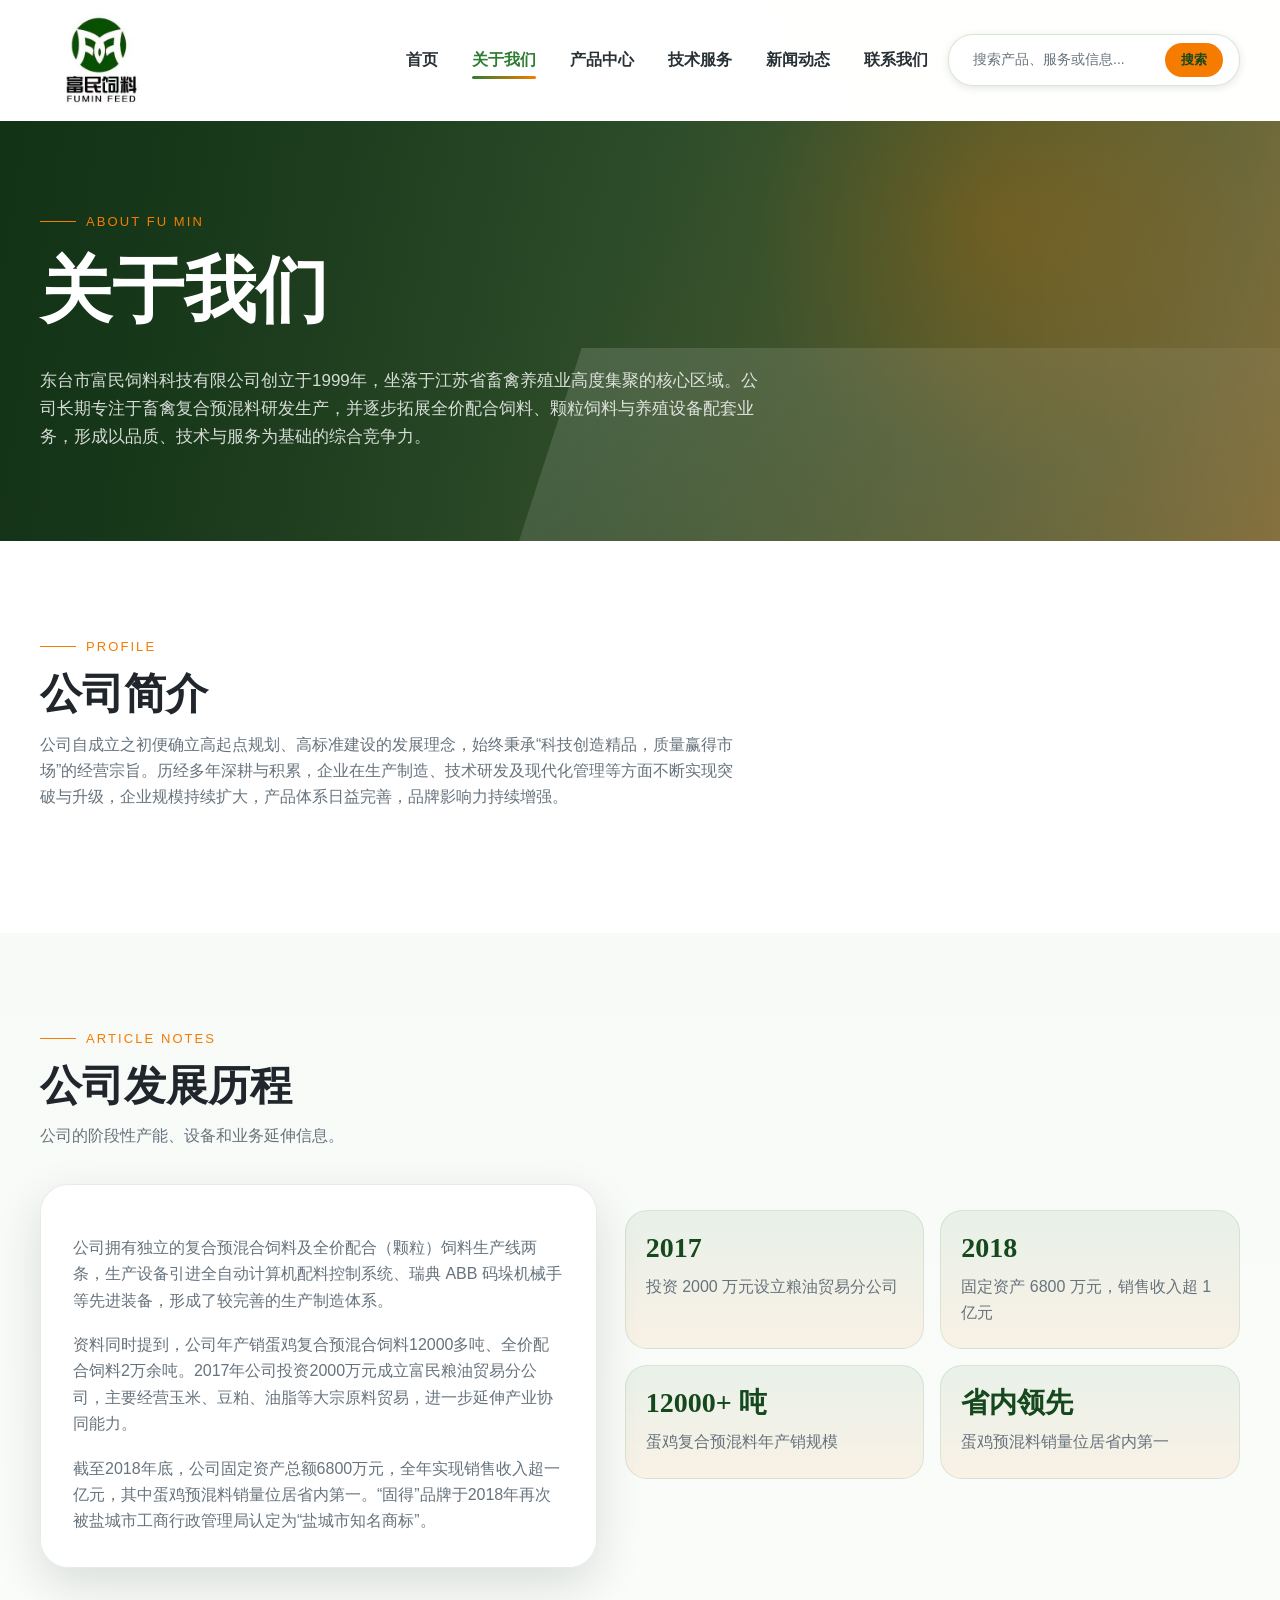
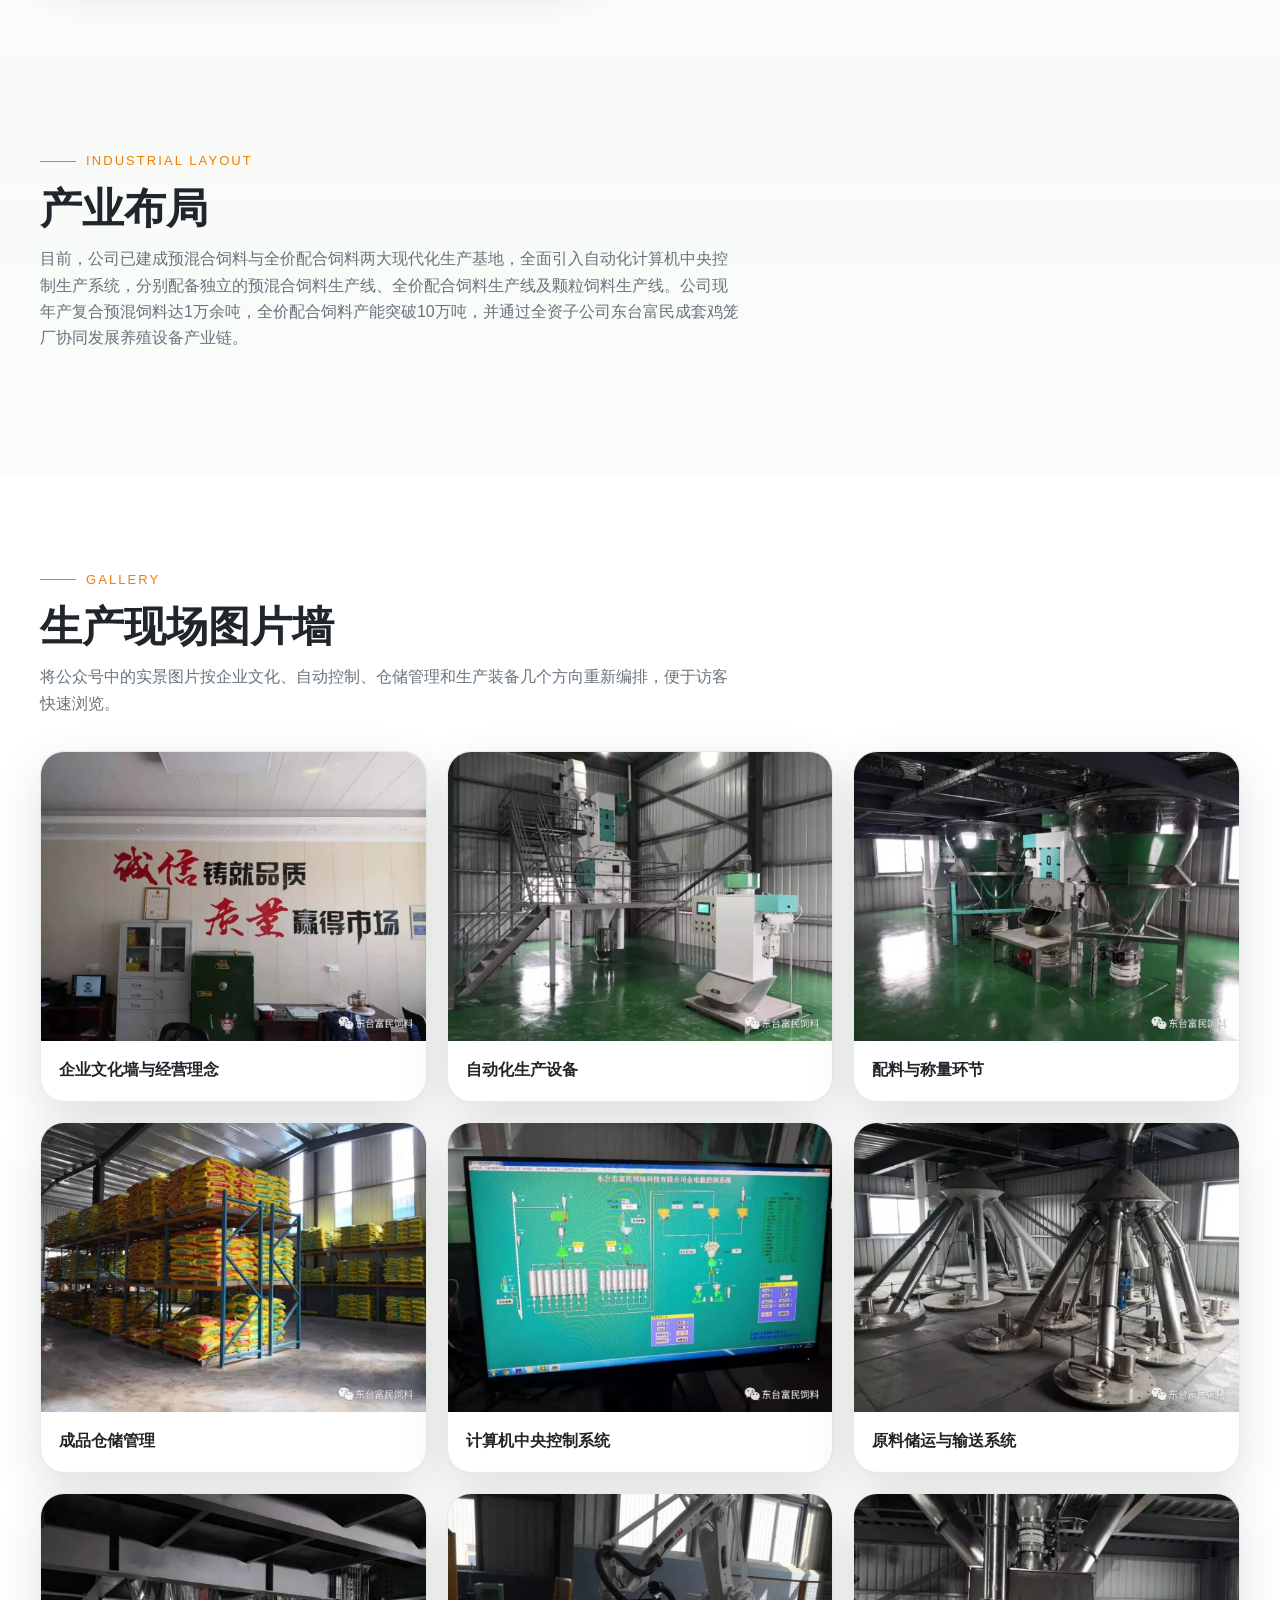
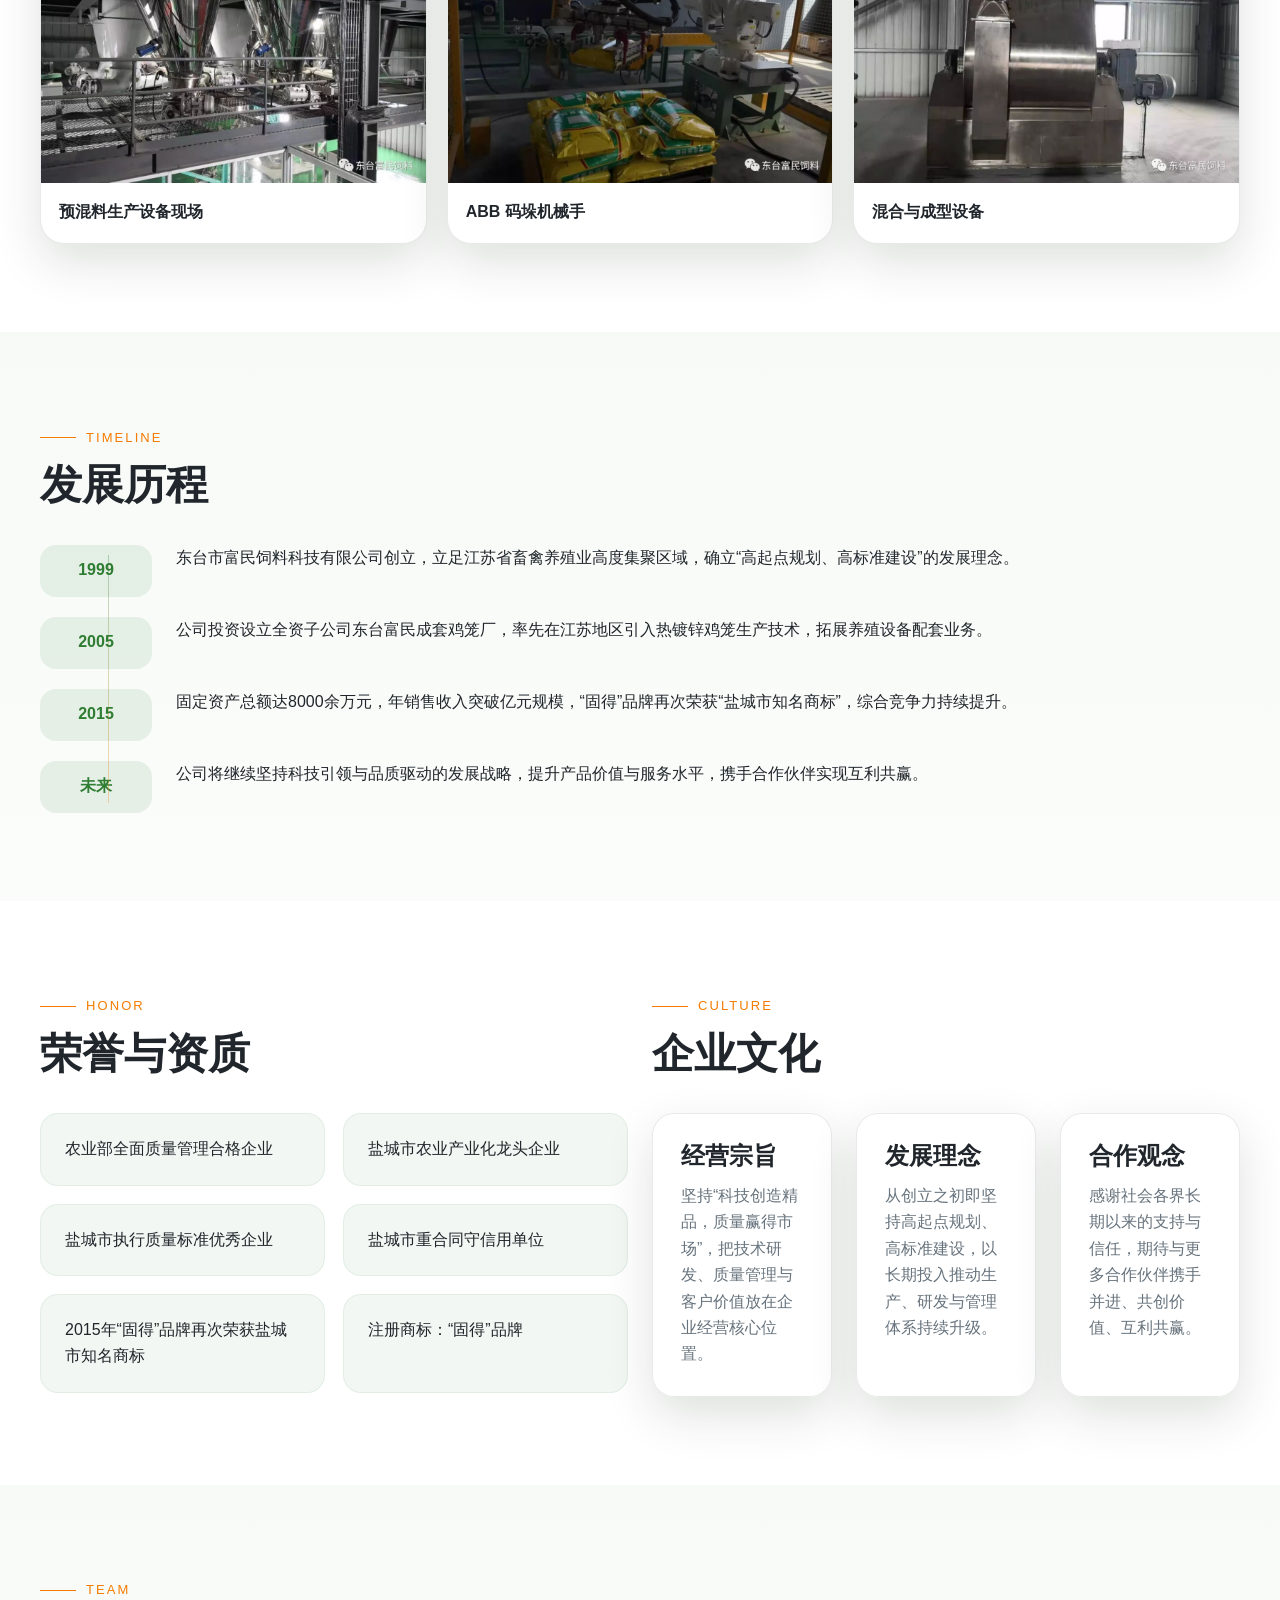
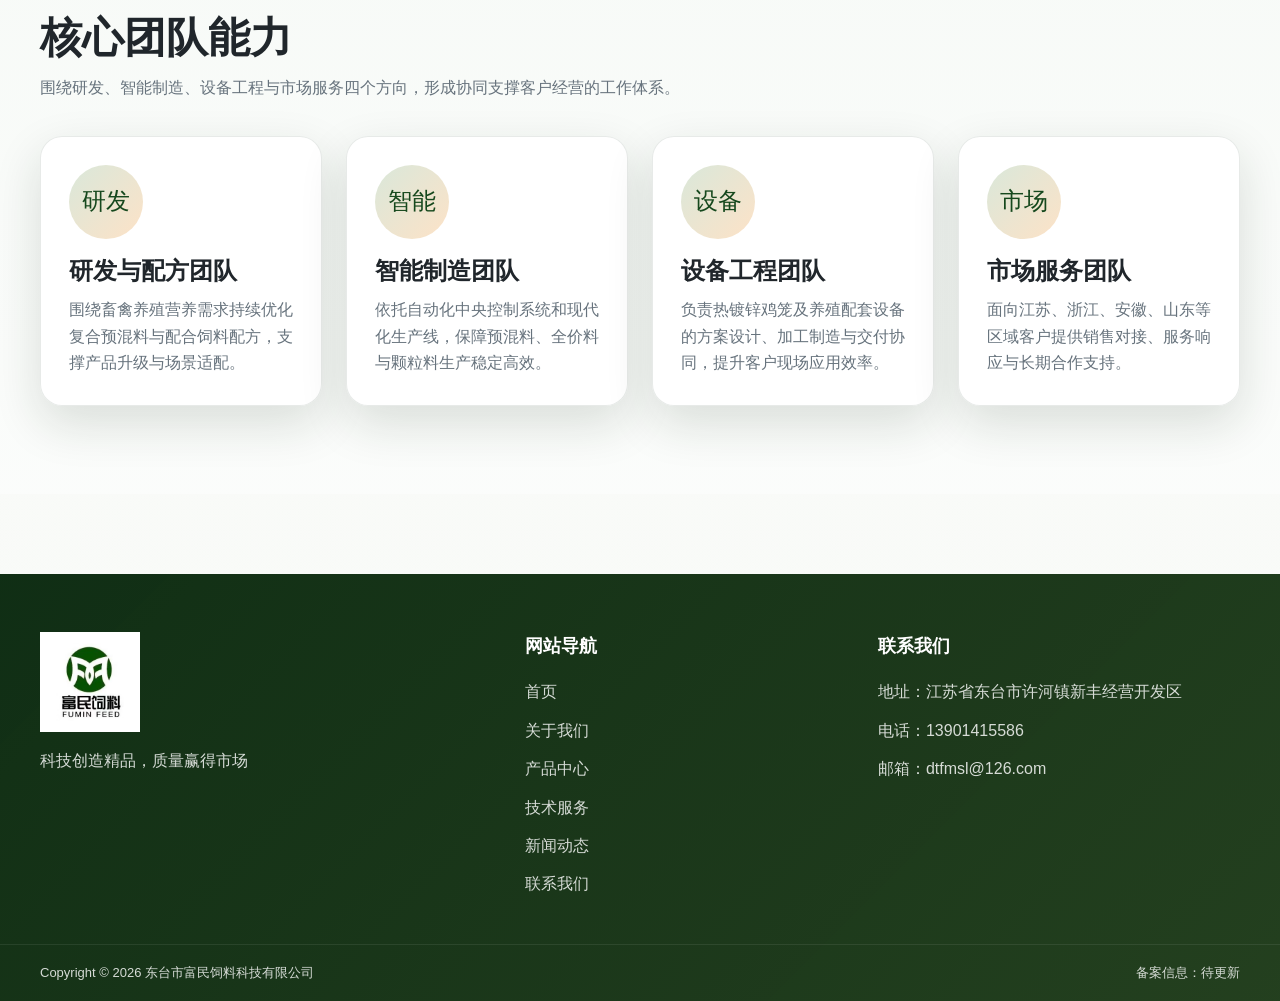
<file: about.html>
<!DOCTYPE html>
<html lang="zh-CN">
<head>
  <meta charset="UTF-8" />
  <meta name="viewport" content="width=device-width, initial-scale=1.0" />
  <meta name="description" content="了解东台市富民饲料科技有限公司的发展历程、产业布局、品牌荣誉与企业文化。" />
  <meta name="keywords" content="富民饲料,关于我们,发展历程,固得品牌,企业荣誉" />
  <link rel="stylesheet" href="assets/styles.css" />
  <title>关于我们 - 东台市富民饲料科技有限公司</title>
</head>
<body data-page="about">
  <div id="site-header"></div>
  <main class="page-main">
    <section class="page-hero">
      <div class="container page-hero-inner">
        <span class="eyebrow">About Fu Min</span>
        <h1>关于我们</h1>
        <p>
          东台市富民饲料科技有限公司创立于1999年，坐落于江苏省畜禽养殖业高度集聚的核心区域。公司长期专注于畜禽复合预混料研发生产，并逐步拓展全价配合饲料、颗粒饲料与养殖设备配套业务，形成以品质、技术与服务为基础的综合竞争力。
        </p>
      </div>
    </section>

    <section class="section section-surface">
      <div class="container">
        <div class="section-title">
          <div class="title-text page-copy">
            <span class="eyebrow">Profile</span>
            <h2>公司简介</h2>
            <p>
              公司自成立之初便确立高起点规划、高标准建设的发展理念，始终秉承“科技创造精品，质量赢得市场”的经营宗旨。历经多年深耕与积累，企业在生产制造、技术研发及现代化管理等方面不断实现突破与升级，企业规模持续扩大，产品体系日益完善，品牌影响力持续增强。
            </p>
          </div>
        </div>
      </div>
    </section>

    <section class="section section-emphasis">
      <div class="container">
        <div class="section-title">
          <div class="title-text">
            <span class="eyebrow">Article Notes</span>
            <h2>公司发展历程</h2>
            <p>公司的阶段性产能、设备和业务延伸信息。</p>
          </div>
        </div>
        <div class="company-brief">
          <article class="company-brief-copy">
            <p>
              公司拥有独立的复合预混合饲料及全价配合（颗粒）饲料生产线两条，生产设备引进全自动计算机配料控制系统、瑞典 ABB 码垛机械手等先进装备，形成了较完善的生产制造体系。
            </p>
            <p>
              资料同时提到，公司年产销蛋鸡复合预混合饲料12000多吨、全价配合饲料2万余吨。2017年公司投资2000万元成立富民粮油贸易分公司，主要经营玉米、豆粕、油脂等大宗原料贸易，进一步延伸产业协同能力。
            </p>
            <p>
              截至2018年底，公司固定资产总额6800万元，全年实现销售收入超一亿元，其中蛋鸡预混料销量位居省内第一。“固得”品牌于2018年再次被盐城市工商行政管理局认定为“盐城市知名商标”。
            </p>
          </article>
          <div class="company-brief-stats">
            <div class="brief-stat-card">
              <strong>2017</strong>
              <span>投资 2000 万元设立粮油贸易分公司</span>
            </div>
            <div class="brief-stat-card">
              <strong>2018</strong>
              <span>固定资产 6800 万元，销售收入超 1 亿元</span>
            </div>
            <div class="brief-stat-card">
              <strong>12000+ 吨</strong>
              <span>蛋鸡复合预混料年产销规模</span>
            </div>
            <div class="brief-stat-card">
              <strong>省内领先</strong>
              <span>蛋鸡预混料销量位居省内第一</span>
            </div>
          </div>
        </div>
      </div>
    </section>

    <section class="section section-emphasis">
      <div class="container">
        <div class="section-title">
          <div class="title-text page-copy">
            <span class="eyebrow">Industrial Layout</span>
            <h2>产业布局</h2>
            <p>
              目前，公司已建成预混合饲料与全价配合饲料两大现代化生产基地，全面引入自动化计算机中央控制生产系统，分别配备独立的预混合饲料生产线、全价配合饲料生产线及颗粒饲料生产线。公司现年产复合预混饲料达1万余吨，全价配合饲料产能突破10万吨，并通过全资子公司东台富民成套鸡笼厂协同发展养殖设备产业链。
            </p>
          </div>
        </div>
      </div>
    </section>

    <section class="section section-surface">
      <div class="container">
        <div class="section-title">
          <div class="title-text">
            <span class="eyebrow">Gallery</span>
            <h2>生产现场图片墙</h2>
            <p>将公众号中的实景图片按企业文化、自动控制、仓储管理和生产装备几个方向重新编排，便于访客快速浏览。</p>
          </div>
        </div>
        <div class="company-gallery-grid">
          <figure class="company-photo">
            <img src="assets/images/company/company-1.jpg" alt="富民饲料企业文化墙" />
            <figcaption>企业文化墙与经营理念</figcaption>
          </figure>
          <figure class="company-photo">
            <img src="assets/images/company/company-2.jpg" alt="富民饲料自动化生产设备" />
            <figcaption>自动化生产设备</figcaption>
          </figure>
          <figure class="company-photo">
            <img src="assets/images/company/company-3.jpg" alt="富民饲料原料配比设备" />
            <figcaption>配料与称量环节</figcaption>
          </figure>
          <figure class="company-photo">
            <img src="assets/images/company/company-4.jpg" alt="富民饲料仓储区" />
            <figcaption>成品仓储管理</figcaption>
          </figure>
          <figure class="company-photo">
            <img src="assets/images/company/company-5.jpg" alt="富民饲料中央控制系统界面" />
            <figcaption>计算机中央控制系统</figcaption>
          </figure>
          <figure class="company-photo">
            <img src="assets/images/company/company-6.jpg" alt="富民饲料大型原料储罐" />
            <figcaption>原料储运与输送系统</figcaption>
          </figure>
          <figure class="company-photo">
            <img src="assets/images/company/company-7.jpg" alt="富民饲料混合设备现场" />
            <figcaption>预混料生产设备现场</figcaption>
          </figure>
          <figure class="company-photo">
            <img src="assets/images/company/company-8.jpg" alt="富民饲料 ABB 码垛机械手" />
            <figcaption>ABB 码垛机械手</figcaption>
          </figure>
          <figure class="company-photo">
            <img src="assets/images/company/company-9.jpg" alt="富民饲料混合设备" />
            <figcaption>混合与成型设备</figcaption>
          </figure>
        </div>
      </div>
    </section>

    <section class="section section-emphasis">
      <div class="container">
        <div class="section-title">
          <div class="title-text">
            <span class="eyebrow">Timeline</span>
            <h2>发展历程</h2>
          </div>
        </div>
        <div class="timeline" id="timelineList"></div>
      </div>
    </section>

    <section class="section section-surface">
      <div class="container">
        <div class="grid-2">
          <div>
            <div class="section-title">
              <div class="title-text">
                <span class="eyebrow">Honor</span>
                <h2>荣誉与资质</h2>
              </div>
            </div>
            <ul class="qualification-list" id="qualificationList"></ul>
          </div>
          <div>
            <div class="section-title">
              <div class="title-text">
                <span class="eyebrow">Culture</span>
                <h2>企业文化</h2>
              </div>
            </div>
            <div class="grid-3" id="cultureGrid"></div>
          </div>
        </div>
      </div>
    </section>

    <section class="section section-emphasis">
      <div class="container">
        <div class="section-title">
          <div class="title-text">
            <span class="eyebrow">Team</span>
            <h2>核心团队能力</h2>
            <p>围绕研发、智能制造、设备工程与市场服务四个方向，形成协同支撑客户经营的工作体系。</p>
          </div>
        </div>
        <div class="grid-4" id="teamGrid"></div>
      </div>
    </section>
  </main>
  <div id="site-footer"></div>
  <script src="assets/images.js"></script>
  <script src="assets/data.js"></script>
  <script src="assets/app.js"></script>
</body>
</html>
</file>
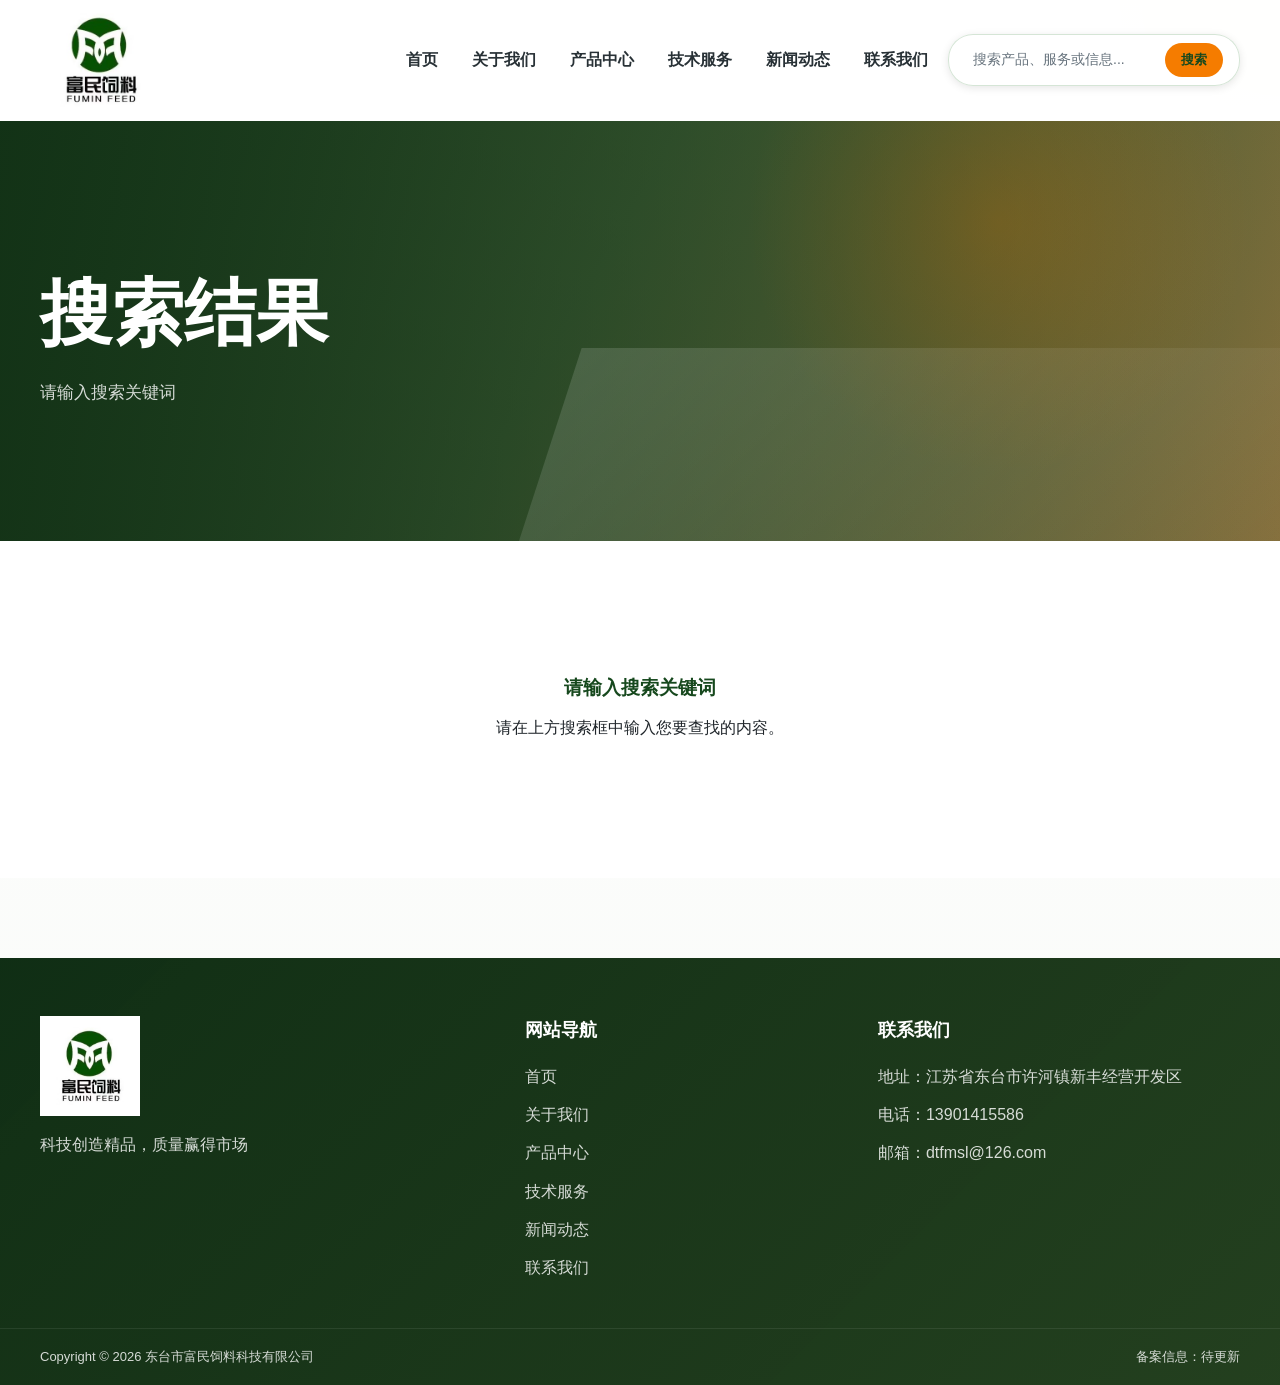
<file: search.html>
<!DOCTYPE html>
<html lang="zh-CN">
<head>
  <meta charset="UTF-8" />
  <meta name="viewport" content="width=device-width, initial-scale=1.0" />
  <meta name="description" content="东台市富民饲料科技有限公司 - 搜索结果" />
  <meta name="keywords" content="富民饲料,复合预混料,全价配合饲料,颗粒饲料,热镀锌鸡笼,固得" />
  <meta property="og:title" content="搜索结果 - 东台市富民饲料科技有限公司" />
  <meta property="og:description" content="科技创造精品，质量赢得市场" />
  <link rel="stylesheet" href="assets/styles.css" />
  <title>搜索结果 - 东台市富民饲料科技有限公司</title>
</head>
<body data-page="search">
  <div id="site-header"></div>
  <main class="page-main">
    <section class="page-hero">
      <div class="container page-hero-inner">
        <div class="page-title">
          <h1>搜索结果</h1>
          <p id="searchQuery">正在搜索...</p>
        </div>
      </div>
    </section>

    <section class="section section-surface">
      <div class="container">
        <div id="searchResults">
          <div class="loading">正在搜索中...</div>
        </div>
      </div>
    </section>
  </main>
  <div id="site-footer"></div>

  <script src="assets/data.js"></script>
  <script src="assets/app.js"></script>
  <script src="assets/search.js"></script>
</body>
</html>
</file>
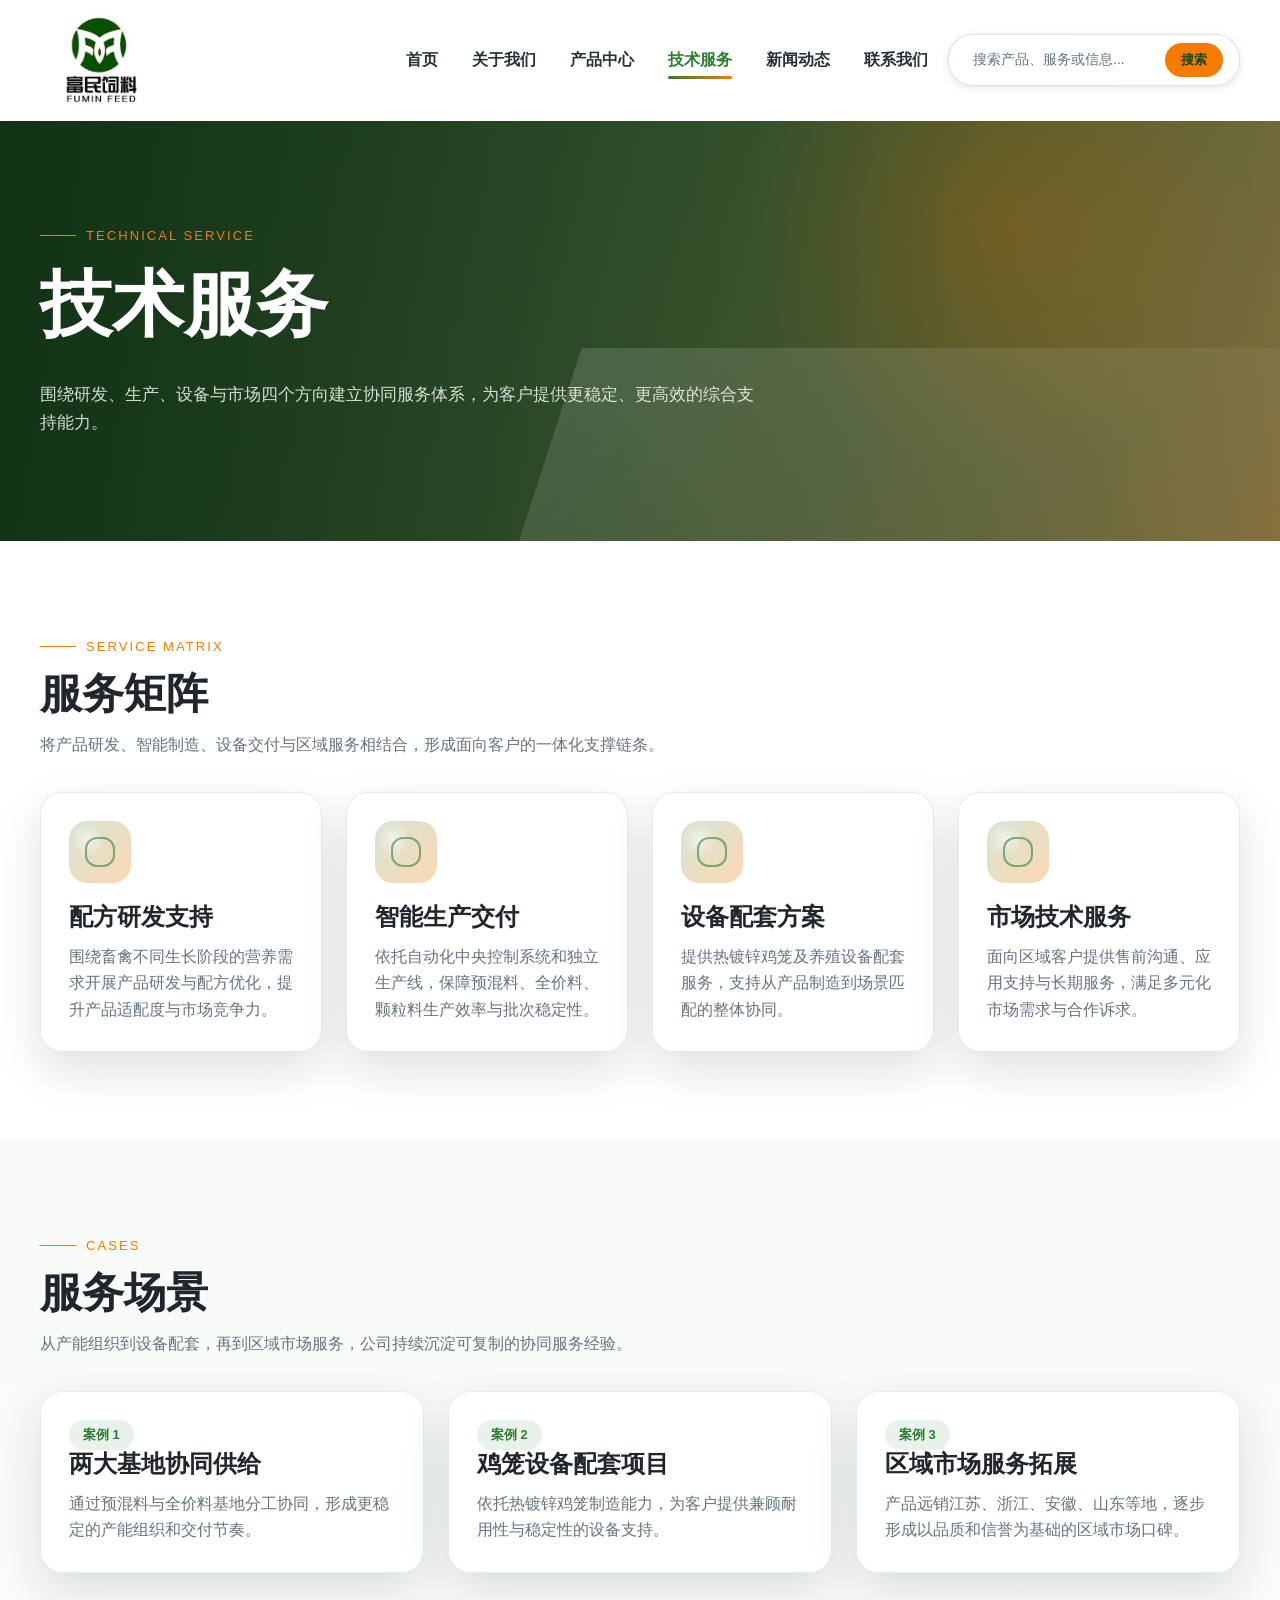
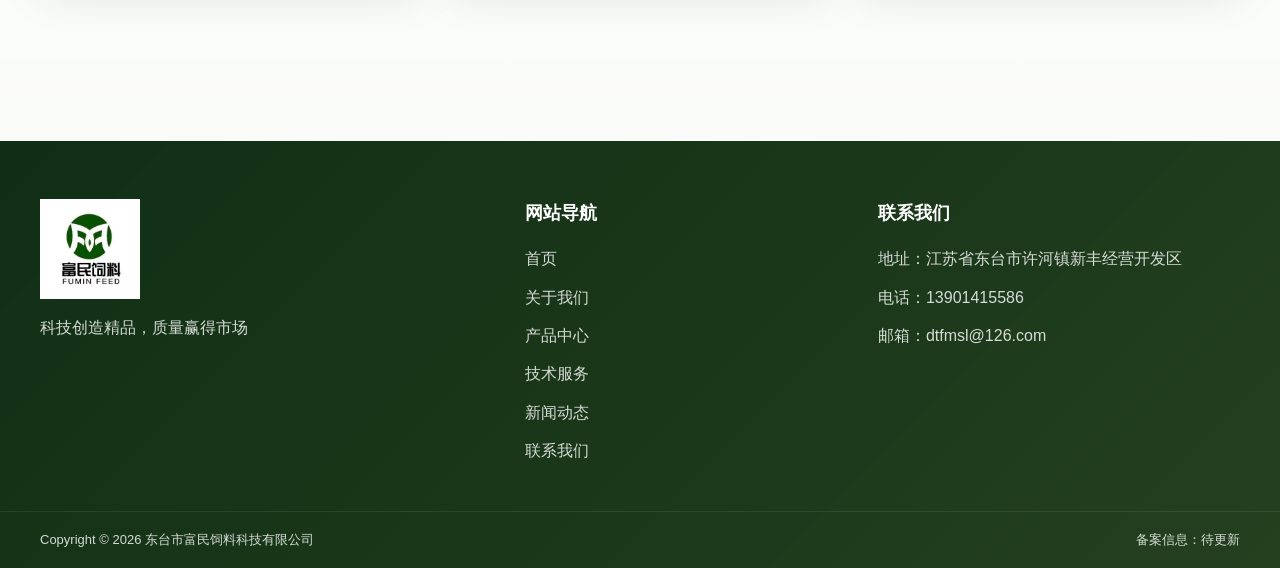
<file: services.html>
<!DOCTYPE html>
<html lang="zh-CN">
<head>
  <meta charset="UTF-8" />
  <meta name="viewport" content="width=device-width, initial-scale=1.0" />
  <meta name="description" content="富民饲料提供配方研发、智能生产交付、设备配套和市场技术服务等综合支持能力。" />
  <meta name="keywords" content="配方研发,智能制造,设备配套,市场服务,富民饲料" />
  <link rel="stylesheet" href="assets/styles.css" />
  <title>技术服务 - 东台市富民饲料科技有限公司</title>
</head>
<body data-page="services">
  <div id="site-header"></div>
  <main class="page-main">
    <section class="page-hero">
      <div class="container page-hero-inner">
        <span class="eyebrow">Technical Service</span>
        <h1>技术服务</h1>
        <p>围绕研发、生产、设备与市场四个方向建立协同服务体系，为客户提供更稳定、更高效的综合支持能力。</p>
      </div>
    </section>

    <section class="section section-surface">
      <div class="container">
        <div class="section-title">
          <div class="title-text">
            <span class="eyebrow">Service Matrix</span>
            <h2>服务矩阵</h2>
            <p>将产品研发、智能制造、设备交付与区域服务相结合，形成面向客户的一体化支撑链条。</p>
          </div>
        </div>
        <div class="grid-4" id="servicesGrid"></div>
      </div>
    </section>

    <section class="section section-emphasis">
      <div class="container">
        <div class="section-title">
          <div class="title-text">
            <span class="eyebrow">Cases</span>
            <h2>服务场景</h2>
            <p>从产能组织到设备配套，再到区域市场服务，公司持续沉淀可复制的协同服务经验。</p>
          </div>
        </div>
        <div class="grid-3" id="caseGrid"></div>
      </div>
    </section>
  </main>
  <div id="site-footer"></div>
  <script src="assets/images.js"></script>
  <script src="assets/data.js"></script>
  <script src="assets/app.js"></script>
</body>
</html>
</file>
<file: assets/styles.css>
:root {
  --green: #2e7d32;
  --green-deep: #16481d;
  --green-soft: #edf6ee;
  --gold: #f57c00;
  --earth: #6b5a3c;
  --text: #20262b;
  --muted: #67737d;
  --line: rgba(27, 55, 32, 0.1);
  --white: #ffffff;
  --shadow: 0 18px 48px rgba(18, 39, 21, 0.14);
  --radius: 22px;
  --container: min(1200px, calc(100% - 48px));
}

* {
  box-sizing: border-box;
}

html {
  scroll-behavior: smooth;
}

body {
  margin: 0;
  font-family: "Source Han Sans SC", "Microsoft YaHei", "PingFang SC", sans-serif;
  color: var(--text);
  background:
    radial-gradient(circle at top right, rgba(245, 124, 0, 0.09), transparent 26%),
    linear-gradient(180deg, #f9fbf8 0%, #ffffff 18%, #f8faf7 100%);
  line-height: 1.65;
}

body.menu-open {
  overflow: hidden;
}

a {
  color: inherit;
  text-decoration: none;
}

img {
  max-width: 100%;
  display: block;
}

button,
input,
textarea {
  font: inherit;
}

.container {
  width: var(--container);
  margin: 0 auto;
}

.page-main {
  min-height: 60vh;
}

.section {
  padding: 88px 0;
}

.section-sm {
  padding: 70px 0;
}

.section-title {
  display: flex;
  align-items: end;
  justify-content: space-between;
  gap: 20px;
  margin-bottom: 34px;
}

.section-title .title-text {
  max-width: 700px;
}

.eyebrow {
  display: inline-flex;
  align-items: center;
  gap: 10px;
  color: var(--gold);
  font-size: 13px;
  letter-spacing: 0.16em;
  text-transform: uppercase;
}

.eyebrow::before {
  content: "";
  width: 36px;
  height: 1px;
  background: currentColor;
}

h1,
h2,
h3,
h4,
p {
  margin: 0;
}

h1,
h2,
h3 {
  line-height: 1.2;
}

.section-title h2,
.page-hero h1,
.detail-content h1,
.article-head h1 {
  font-family: "Noto Serif SC", "STSong", serif;
  font-weight: 700;
}

.section-title h2 {
  font-size: clamp(30px, 4vw, 42px);
  margin-top: 12px;
}

.section-title p {
  color: var(--muted);
  margin-top: 12px;
}

.btn {
  display: inline-flex;
  align-items: center;
  justify-content: center;
  min-width: 164px;
  padding: 14px 24px;
  border-radius: 999px;
  transition: transform 0.25s ease, background-color 0.25s ease, color 0.25s ease, border-color 0.25s ease;
}

.btn:hover {
  transform: translateY(-2px);
}

.btn-primary {
  background: linear-gradient(135deg, var(--green) 0%, #499c43 100%);
  color: var(--white);
}

.btn-secondary {
  border: 1px solid rgba(255, 255, 255, 0.46);
  color: var(--white);
  background: rgba(255, 255, 255, 0.1);
  backdrop-filter: blur(12px);
}

.btn-outline {
  border: 1px solid rgba(46, 125, 50, 0.24);
  color: var(--green);
  background: var(--white);
}

.text-link {
  color: var(--green);
  font-weight: 600;
}

.topbar {
  background: rgba(16, 48, 21, 0.94);
  color: rgba(255, 255, 255, 0.84);
  font-size: 13px;
}

.topbar-inner {
  display: flex;
  align-items: center;
  justify-content: space-between;
  gap: 20px;
  min-height: 44px;
}

.topbar-contact {
  display: flex;
  gap: 20px;
}

.site-header {
  position: sticky;
  top: 0;
  z-index: 40;
}

.nav-shell {
  background: rgba(255, 255, 255, 0.96);
  border-bottom: 1px solid rgba(255, 255, 255, 0.2);
  transition: box-shadow 0.3s ease, background-color 0.3s ease;
}

.site-header.is-scrolled .nav-shell {
  box-shadow: 0 10px 32px rgba(14, 38, 19, 0.12);
  background: rgba(255, 255, 255, 0.985);
}

.nav-inner {
  display: flex;
  align-items: center;
  justify-content: space-between;
  min-height: 120px;
  gap: 20px;
}

.nav-left {
  display: flex;
  align-items: center;
  gap: 20px;
}

.nav-right {
  display: flex;
  align-items: center;
  gap: 20px;
}

.search-box {
  display: flex;
  align-items: center;
  background: rgba(255, 255, 255, 0.9);
  border-radius: 25px;
  padding: 8px 16px;
  border: 1px solid rgba(46, 125, 50, 0.2);
  box-shadow: 0 2px 8px rgba(0, 0, 0, 0.1);
  transition: all 0.3s ease;
}

.search-box:focus-within {
  background: rgba(255, 255, 255, 1);
  border-color: var(--gold);
  box-shadow: 0 4px 16px rgba(46, 125, 50, 0.2);
}

.search-box input {
  background: transparent;
  border: none;
  outline: none;
  color: var(--green-deep);
  font-size: 14px;
  padding: 4px 8px;
  flex: 1;
  min-width: 200px;
}

.search-box input::placeholder {
  color: var(--muted);
}

.search-box button {
  background: var(--gold);
  color: var(--green-deep);
  border: none;
  border-radius: 20px;
  padding: 6px 16px;
  font-size: 13px;
  font-weight: 600;
  cursor: pointer;
  transition: all 0.3s ease;
  white-space: nowrap;
}

.search-box button:hover {
  background: var(--gold-light);
  transform: translateY(-1px);
}

/* 搜索结果页面样式 */
.search-summary {
  margin-bottom: 32px;
  padding-bottom: 16px;
  border-bottom: 1px solid var(--border);
}

.search-summary p {
  color: var(--muted);
  font-size: 16px;
}

.search-results-list {
  display: grid;
  gap: 24px;
}

.search-result {
  display: flex;
  gap: 24px;
  padding: 24px;
  border: 1px solid var(--border);
  border-radius: 8px;
  background: white;
  transition: box-shadow 0.3s ease;
}

.search-result:hover {
  box-shadow: 0 4px 16px rgba(0, 0, 0, 0.1);
}

.search-result-content {
  flex: 1;
}

.search-result h3 {
  margin: 0 0 8px 0;
  font-size: 20px;
}

.search-result h3 a {
  color: var(--green-deep);
  text-decoration: none;
}

.search-result h3 a:hover {
  color: var(--gold);
}

.search-result-type {
  color: var(--gold);
  font-size: 12px;
  font-weight: 600;
  text-transform: uppercase;
  letter-spacing: 0.5px;
  margin-bottom: 8px;
}

.search-result-description {
  color: var(--text);
  line-height: 1.6;
  margin-bottom: 16px;
}

.search-result-image {
  flex-shrink: 0;
  width: 120px;
  height: 120px;
  border-radius: 8px;
  overflow: hidden;
}

.search-result-image img {
  width: 100%;
  height: 100%;
  object-fit: cover;
}

.no-results, .no-query {
  text-align: center;
  padding: 48px 24px;
}

.no-results h3, .no-query h3 {
  color: var(--green-deep);
  margin-bottom: 16px;
}

.no-results ul {
  text-align: left;
  display: inline-block;
  margin-top: 16px;
}

.no-results li {
  margin-bottom: 8px;
  color: var(--muted);
}

.loading {
  text-align: center;
  padding: 48px;
  color: var(--muted);
}

.brand {
  display: inline-flex;
  align-items: center;
  gap: 14px;
  min-width: 0;
}

.brand-logo {
  height: 120px;
  width: auto;
  max-width: 500px;
  object-fit: contain;
}

.brand-logo-footer {
  height: 100px;
  width: auto;
  max-width: 300px;
  object-fit: contain;
}

.brand-mark {
  width: 52px;
  height: 52px;
  display: grid;
  place-items: center;
  border-radius: 16px;
  color: var(--white);
  background: linear-gradient(135deg, var(--green) 0%, var(--gold) 100%);
  box-shadow: 0 12px 28px rgba(46, 125, 50, 0.24);
  font-weight: 700;
  letter-spacing: 0.08em;
}

.brand-text {
  display: flex;
  flex-direction: column;
  gap: 2px;
}

.brand-text strong {
  font-size: 20px;
  color: var(--green-deep);
}

.brand-text em {
  font-style: normal;
  font-size: 12px;
  color: var(--muted);
}

.site-nav ul,
.footer-links,
.footer-contact,
.contact-list,
.qualification-list {
  list-style: none;
  padding: 0;
  margin: 0;
}

.site-nav ul {
  display: flex;
  align-items: center;
  gap: 34px;
}

.site-nav a {
  position: relative;
  display: inline-flex;
  align-items: center;
  height: 88px;
  font-weight: 600;
  color: #283136;
}

.site-nav a::after {
  content: "";
  position: absolute;
  left: 0;
  right: 0;
  bottom: 25px;
  height: 3px;
  border-radius: 999px;
  background: linear-gradient(90deg, var(--green), var(--gold));
  transform: scaleX(0);
  transform-origin: left;
  transition: transform 0.25s ease;
}

.site-nav a:hover::after,
.site-nav a.active::after {
  transform: scaleX(1);
}

.site-nav a.active {
  color: var(--green);
}

.nav-toggle {
  display: none;
  width: 46px;
  height: 46px;
  padding: 0;
  background: var(--white);
  border: 1px solid rgba(46, 125, 50, 0.16);
  border-radius: 14px;
}

.nav-toggle span {
  display: block;
  width: 18px;
  height: 2px;
  margin: 5px auto;
  background: var(--green-deep);
  transition: transform 0.25s ease, opacity 0.25s ease;
}

.hero-slider {
  position: relative;
  min-height: calc(100vh - 132px);
  overflow: hidden;
}

.hero-slide,
.page-hero {
  position: relative;
  isolation: isolate;
}

.hero-slide {
  position: absolute;
  inset: 0;
  opacity: 0;
  z-index: 0;
  pointer-events: none;
  transform: scale(1.03);
  transition: opacity 0.7s ease, transform 0.7s ease;
}

.hero-slide.active {
  opacity: 1;
  z-index: 1;
  pointer-events: auto;
  transform: scale(1);
}

.hero-slide::before,
.page-hero::before {
  content: "";
  position: absolute;
  inset: 0;
  background:
    linear-gradient(90deg, rgba(16, 47, 20, 0.88) 0%, rgba(16, 47, 20, 0.54) 42%, rgba(16, 47, 20, 0.16) 100%),
    radial-gradient(circle at 78% 24%, rgba(245, 124, 0, 0.34), transparent 24%);
  z-index: -1;
}

.hero-slide::after,
.page-hero::after {
  content: "";
  position: absolute;
  inset: auto -6% -18% 42%;
  height: 64%;
  background: linear-gradient(135deg, rgba(255, 255, 255, 0.14), rgba(255, 255, 255, 0));
  transform: skewX(-18deg);
  z-index: -1;
}

.slide-feed {
  background:
    linear-gradient(135deg, rgba(39, 95, 43, 0.35), rgba(245, 124, 0, 0.12)),
    linear-gradient(120deg, #2b612d 0%, #436d2b 34%, #94723d 100%);
}

.slide-service {
  background:
    linear-gradient(135deg, rgba(14, 62, 78, 0.34), rgba(245, 124, 0, 0.14)),
    linear-gradient(120deg, #214a2f 0%, #315d3d 35%, #796247 100%);
}

.slide-brand {
  background:
    linear-gradient(135deg, rgba(24, 76, 33, 0.3), rgba(245, 124, 0, 0.18)),
    linear-gradient(120deg, #204723 0%, #365e37 40%, #816840 100%);
}

.hero-content,
.page-hero-inner {
  min-height: calc(100vh - 132px);
  display: flex;
  flex-direction: column;
  justify-content: center;
  color: var(--white);
  padding: 110px 0 140px;
}

.hero-content {
  max-width: 780px;
}

.hero-content h1,
.page-hero h1 {
  font-size: clamp(42px, 6vw, 72px);
  margin: 18px 0 10px;
}

.hero-content h2 {
  font-size: clamp(20px, 3.2vw, 32px);
  font-weight: 500;
  color: rgba(255, 255, 255, 0.86);
}

.hero-content p,
.page-hero p {
  margin-top: 22px;
  max-width: 680px;
  color: rgba(255, 255, 255, 0.82);
  font-size: 17px;
}

.hero-actions {
  display: flex;
  gap: 16px;
  margin-top: 34px;
  flex-wrap: wrap;
}

.hero-dots {
  position: absolute;
  left: 50%;
  bottom: 42px;
  transform: translateX(-50%);
  display: flex;
  gap: 10px;
  z-index: 2;
}

.hero-dot {
  width: 48px;
  height: 4px;
  border: 0;
  border-radius: 999px;
  background: rgba(255, 255, 255, 0.3);
  cursor: pointer;
}

.hero-dot.active {
  background: linear-gradient(90deg, #ffffff, #ffd08a);
}

.section-surface {
  background: var(--white);
}

.section-emphasis {
  background:
    linear-gradient(180deg, rgba(46, 125, 50, 0.04), rgba(46, 125, 50, 0.02)),
    var(--white);
}

.grid-4,
.grid-3,
.grid-2,
.news-list,
.footer-grid,
.contact-grid {
  display: grid;
  gap: 24px;
}

.grid-4 {
  grid-template-columns: repeat(4, minmax(0, 1fr));
}

.grid-3 {
  grid-template-columns: repeat(3, minmax(0, 1fr));
}

.grid-2,
.contact-grid {
  grid-template-columns: repeat(2, minmax(0, 1fr));
}

.business-card,
.product-card,
.advantage-card,
.stat-card,
.info-card,
.team-card,
.service-card,
.case-card,
.news-card,
.contact-card,
.map-card,
.form-card {
  background: rgba(255, 255, 255, 0.95);
  border: 1px solid var(--line);
  border-radius: var(--radius);
  box-shadow: var(--shadow);
}

.business-card,
.advantage-card,
.service-card,
.case-card,
.info-card,
.team-card,
.contact-card {
  padding: 28px;
}

.business-card,
.product-card,
.news-card,
.service-card,
.case-card,
.team-card,
.related-card {
  transition: transform 0.28s ease, box-shadow 0.28s ease, border-color 0.28s ease;
}

.business-card:hover,
.product-card:hover,
.news-card:hover,
.service-card:hover,
.case-card:hover,
.team-card:hover,
.related-card:hover {
  transform: translateY(-8px);
  border-color: rgba(46, 125, 50, 0.22);
  box-shadow: 0 20px 56px rgba(18, 39, 21, 0.16);
}

.icon {
  width: 62px;
  height: 62px;
  border-radius: 18px;
  margin-bottom: 20px;
  background:
    radial-gradient(circle at 30% 30%, rgba(255, 255, 255, 0.58), transparent 28%),
    linear-gradient(135deg, rgba(46, 125, 50, 0.2), rgba(245, 124, 0, 0.3));
  position: relative;
}

.icon::after {
  content: "";
  position: absolute;
  inset: 16px;
  border-radius: 12px;
  border: 2px solid rgba(46, 125, 50, 0.58);
}

.business-card h3,
.product-card h3,
.advantage-card h3,
.info-card h3,
.team-card h3,
.service-card h3,
.case-card h3,
.news-card h3,
.contact-card h3,
.detail-section h2 {
  font-size: 24px;
  margin-bottom: 12px;
}

.business-card p,
.product-card p,
.advantage-card p,
.info-card p,
.team-card p,
.service-card p,
.case-card p,
.news-card p,
.contact-card p,
.page-copy p {
  color: var(--muted);
}

.product-card {
  overflow: hidden;
}

.product-media,
.news-media {
  min-height: 250px;
  position: relative;
  overflow: hidden;
}

.product-card-page .product-media {
  min-height: 230px;
}

.product-media::before,
.news-media::before,
.detail-media::before {
  content: "";
  position: absolute;
  inset: 0;
  background:
    linear-gradient(145deg, rgba(255, 255, 255, 0.24), transparent 46%),
    radial-gradient(circle at 76% 24%, rgba(255, 255, 255, 0.32), transparent 24%);
}

.product-media::after,
.news-media::after,
.detail-media::after {
  content: "";
  position: absolute;
  inset: auto 20px 20px auto;
  width: 90px;
  height: 90px;
  border: 1px solid rgba(255, 255, 255, 0.34);
  border-radius: 50%;
}

.feed-red {
  background: linear-gradient(135deg, #315f2f 0%, #7aa342 48%, #cc8631 100%);
}

.feed-gold {
  background: linear-gradient(135deg, #496630 0%, #9d8a31 52%, #d6a545 100%);
}

.feed-blue {
  background: linear-gradient(135deg, #1f5e56 0%, #2f7c7c 45%, #87a96b 100%);
}

.premix-green {
  background: linear-gradient(135deg, #286435 0%, #4f9951 52%, #d9b26b 100%);
}

.premix-orange {
  background: linear-gradient(135deg, #446934 0%, #889e3b 45%, #db7c2b 100%);
}

.equipment-gray {
  background: linear-gradient(135deg, #42544e 0%, #708379 48%, #ab945e 100%);
}

.equipment-green {
  background: linear-gradient(135deg, #23472c 0%, #547e54 50%, #c3974a 100%);
}

.grain-brown {
  background: linear-gradient(135deg, #5a4930 0%, #8c6d42 50%, #d1a152 100%);
}

.news-green {
  background: linear-gradient(135deg, #284d2c 0%, #417b46 52%, #ccb16c 100%);
}

.news-gold {
  background: linear-gradient(135deg, #5f4d2c 0%, #9a7834 48%, #deaf66 100%);
}

.news-earth {
  background: linear-gradient(135deg, #4c4634 0%, #726a42 46%, #b48f58 100%);
}

.news-sage {
  background: linear-gradient(135deg, #395239 0%, #70855f 52%, #c0aa79 100%);
}

.product-card-body,
.news-card-body {
  padding: 24px;
}

.product-category,
.news-type,
.news-card-meta span,
.case-card span {
  display: inline-flex;
  align-items: center;
  min-height: 30px;
  padding: 0 14px;
  border-radius: 999px;
  background: rgba(46, 125, 50, 0.1);
  color: var(--green);
  font-size: 13px;
  font-weight: 600;
}

.product-meta,
.news-card-meta {
  display: flex;
  align-items: center;
  justify-content: space-between;
  gap: 16px;
  margin-top: 18px;
  flex-wrap: wrap;
}

.product-meta a {
  color: var(--green);
  font-weight: 700;
}

.advantage-card span,
.stat-card strong {
  display: block;
  color: var(--gold);
  font-size: 42px;
  line-height: 1;
  font-family: "Noto Serif SC", "STSong", serif;
}

.advantage-card p {
  margin-top: 12px;
}

.stat-card {
  padding: 26px;
  text-align: center;
}

.stat-card span {
  display: block;
  margin-top: 10px;
  color: var(--muted);
}

.news-item {
  display: grid;
  grid-template-columns: 132px 1fr;
  gap: 24px;
  padding: 26px 0;
  border-bottom: 1px solid var(--line);
}

.news-item:first-child {
  padding-top: 0;
}

.news-item:last-child {
  border-bottom: 0;
  padding-bottom: 0;
}

.news-date {
  display: inline-flex;
  align-items: center;
  justify-content: center;
  min-height: 76px;
  border-radius: 18px;
  background: linear-gradient(180deg, rgba(46, 125, 50, 0.12), rgba(245, 124, 0, 0.12));
  font-weight: 700;
  color: var(--green-deep);
}

.news-item-body h3 {
  margin: 12px 0 10px;
  font-size: 24px;
}

.story-layout,
.company-brief {
  display: grid;
  grid-template-columns: minmax(0, 0.95fr) minmax(0, 1.05fr);
  gap: 28px;
  align-items: start;
}

.story-copy,
.company-brief-copy {
  padding: 32px;
  border-radius: 28px;
  background: rgba(255, 255, 255, 0.96);
  border: 1px solid var(--line);
  box-shadow: var(--shadow);
}

.story-tag {
  display: inline-flex;
  align-items: center;
  min-height: 32px;
  padding: 0 14px;
  border-radius: 999px;
  background: rgba(245, 124, 0, 0.12);
  color: #b05f08;
  font-size: 13px;
  font-weight: 700;
}

.story-copy h3,
.company-brief-copy h3 {
  margin-top: 18px;
  font-size: 30px;
  line-height: 1.25;
  font-family: "Noto Serif SC", "STSong", serif;
}

.story-copy p,
.company-brief-copy p {
  margin-top: 18px;
  color: var(--muted);
}

.story-metrics,
.company-brief-stats {
  display: grid;
  grid-template-columns: repeat(2, minmax(0, 1fr));
  gap: 16px;
  margin-top: 26px;
}

.story-metric,
.brief-stat-card {
  padding: 22px 20px;
  border-radius: 22px;
  background: linear-gradient(180deg, rgba(46, 125, 50, 0.08), rgba(245, 124, 0, 0.08));
  border: 1px solid rgba(46, 125, 50, 0.12);
}

.story-metric strong,
.brief-stat-card strong {
  display: block;
  font-size: 28px;
  line-height: 1.1;
  color: var(--green-deep);
  font-family: "Noto Serif SC", "STSong", serif;
}

.story-metric span,
.brief-stat-card span {
  display: block;
  margin-top: 10px;
  color: var(--muted);
}

.story-gallery,
.company-gallery-grid {
  display: grid;
  gap: 20px;
}

.story-gallery {
  grid-template-columns: repeat(2, minmax(0, 1fr));
}

.company-gallery-grid {
  grid-template-columns: repeat(3, minmax(0, 1fr));
}

.story-shot,
.company-photo {
  margin: 0;
  overflow: hidden;
  border-radius: 24px;
  background: var(--white);
  border: 1px solid var(--line);
  box-shadow: var(--shadow);
}

.story-shot img,
.company-photo img {
  width: 100%;
  aspect-ratio: 4 / 3;
  object-fit: cover;
}

.story-shot figcaption,
.company-photo figcaption {
  padding: 16px 18px 18px;
  color: var(--text);
  font-weight: 600;
}

.footer-grid {
  grid-template-columns: 1.4fr 1fr 1.1fr;
  align-items: start;
}

.site-footer {
  background:
    linear-gradient(135deg, rgba(16, 46, 20, 0.98), rgba(36, 63, 31, 0.96)),
    var(--green-deep);
  color: rgba(255, 255, 255, 0.82);
  margin-top: 80px;
}

.site-footer .container {
  padding: 0;
}

.site-footer .footer-grid {
  padding: 58px 0 46px;
}

.site-footer h4 {
  color: #ffffff;
  margin-bottom: 18px;
  font-size: 18px;
}

.footer-links li + li,
.footer-contact li + li,
.contact-list li + li {
  margin-top: 12px;
}

.footer-links a:hover,
.footer-contact a:hover {
  color: #ffffff;
}

.footer-bottom {
  border-top: 1px solid rgba(255, 255, 255, 0.08);
}

.footer-bottom-inner {
  min-height: 56px;
  display: flex;
  align-items: center;
  justify-content: space-between;
  gap: 20px;
  font-size: 13px;
}

.brand-footer {
  margin-bottom: 16px;
}

.page-hero {
  min-height: 420px;
  background: linear-gradient(120deg, #264c28 0%, #49683d 45%, #9a7a42 100%);
}

.page-hero-inner {
  min-height: 420px;
  padding: 78px 0;
}

.page-hero h1 {
  margin-top: 16px;
}

.page-hero p {
  max-width: 720px;
}

.page-copy {
  max-width: 780px;
}

.timeline {
  position: relative;
  display: grid;
  gap: 20px;
}

.timeline::before {
  content: "";
  position: absolute;
  left: 68px;
  top: 10px;
  bottom: 10px;
  width: 1px;
  background: linear-gradient(180deg, rgba(46, 125, 50, 0.3), rgba(245, 124, 0, 0.3));
}

.timeline-item {
  display: grid;
  grid-template-columns: 112px 1fr;
  gap: 24px;
  align-items: start;
}

.timeline-year {
  display: inline-flex;
  align-items: center;
  justify-content: center;
  min-height: 52px;
  border-radius: 16px;
  background: rgba(46, 125, 50, 0.1);
  color: var(--green);
  font-weight: 700;
}

.qualification-list {
  display: grid;
  grid-template-columns: repeat(2, minmax(0, 1fr));
  gap: 18px;
}

.qualification-list li {
  padding: 22px 24px;
  border-radius: 18px;
  background: rgba(46, 125, 50, 0.06);
  border: 1px solid rgba(46, 125, 50, 0.08);
}

.team-avatar {
  width: 74px;
  height: 74px;
  display: grid;
  place-items: center;
  border-radius: 50%;
  background: linear-gradient(135deg, rgba(46, 125, 50, 0.18), rgba(245, 124, 0, 0.22));
  color: var(--green-deep);
  font-family: "Noto Serif SC", "STSong", serif;
  font-size: 24px;
  margin-bottom: 18px;
}

.filter-bar {
  display: flex;
  flex-wrap: wrap;
  gap: 12px;
  margin-bottom: 30px;
}

.filter-bar button {
  border: 1px solid rgba(46, 125, 50, 0.14);
  background: var(--white);
  color: var(--green-deep);
  border-radius: 999px;
  padding: 12px 20px;
  cursor: pointer;
  transition: 0.25s ease;
}

.filter-bar button.active,
.filter-bar button:hover {
  background: linear-gradient(135deg, var(--green), #4b9745);
  color: var(--white);
  border-color: transparent;
}

.tag-list {
  display: flex;
  flex-wrap: wrap;
  gap: 10px;
  margin-top: 16px;
}

.tag-list span {
  display: inline-flex;
  align-items: center;
  min-height: 30px;
  padding: 0 12px;
  border-radius: 999px;
  background: rgba(32, 38, 43, 0.05);
  color: var(--muted);
  font-size: 13px;
}

.detail-shell {
  padding-top: 72px;
}

.detail-hero {
  display: grid;
  grid-template-columns: 1.15fr 1fr;
  gap: 34px;
  align-items: center;
}

.detail-media {
  min-height: 430px;
  border-radius: 28px;
  overflow: hidden;
  box-shadow: var(--shadow);
}

.detail-content p,
.detail-text p,
.article-body p {
  margin-top: 16px;
  color: var(--muted);
}

.detail-section {
  margin-top: 52px;
}

.detail-related {
  display: grid;
  grid-template-columns: repeat(3, minmax(0, 1fr));
  gap: 24px;
  margin-top: 24px;
}

.related-card {
  display: block;
  overflow: hidden;
  border-radius: 22px;
  border: 1px solid var(--line);
  background: var(--white);
  box-shadow: var(--shadow);
}

.related-card strong {
  display: block;
  padding: 18px 18px 22px;
}

.article-detail {
  background: var(--white);
  border-radius: 28px;
  overflow: hidden;
  border: 1px solid var(--line);
  box-shadow: var(--shadow);
}

.article-head {
  padding: 34px 34px 20px;
}

.article-head time {
  display: block;
  margin-top: 14px;
  color: var(--muted);
}

.article-body {
  padding: 0 34px 36px;
}

.article-related .news-media {
  min-height: 180px;
}

.news-list {
  grid-template-columns: repeat(2, minmax(0, 1fr));
}

.contact-grid {
  align-items: stretch;
}

.contact-card,
.map-card,
.form-card {
  padding: 30px;
}

.contact-card h3,
.map-card h3,
.form-card h3 {
  font-size: 24px;
  margin-bottom: 16px;
}

.map-card {
  display: flex;
  flex-direction: column;
  gap: 20px;
  background:
    linear-gradient(135deg, rgba(46, 125, 50, 0.08), rgba(245, 124, 0, 0.08)),
    var(--white);
}

.map-visual {
  min-height: 320px;
  border-radius: 24px;
  position: relative;
  overflow: hidden;
  background:
    linear-gradient(135deg, rgba(46, 125, 50, 0.18), rgba(245, 124, 0, 0.18)),
    linear-gradient(90deg, rgba(255, 255, 255, 0.54) 1px, transparent 1px),
    linear-gradient(rgba(255, 255, 255, 0.54) 1px, transparent 1px);
  background-size: auto, 38px 38px, 38px 38px;
}

.map-visual::before {
  content: "";
  position: absolute;
  inset: 20px 30px auto auto;
  width: 180px;
  height: 180px;
  border-radius: 50%;
  background: radial-gradient(circle, rgba(255, 255, 255, 0.38), transparent 68%);
}

.map-marker {
  position: absolute;
  left: 54%;
  top: 48%;
  transform: translate(-50%, -100%);
  display: inline-flex;
  flex-direction: column;
  align-items: center;
  gap: 10px;
  color: var(--green-deep);
  font-weight: 700;
}

.map-pin {
  width: 26px;
  height: 26px;
  border-radius: 50% 50% 50% 0;
  transform: rotate(-45deg);
  background: linear-gradient(135deg, var(--gold), var(--green));
  box-shadow: 0 10px 24px rgba(46, 125, 50, 0.25);
}

.map-actions {
  display: flex;
  gap: 14px;
  flex-wrap: wrap;
}

.form-grid {
  display: grid;
  grid-template-columns: repeat(2, minmax(0, 1fr));
  gap: 18px;
}

.field {
  display: flex;
  flex-direction: column;
  gap: 10px;
}

.field-full {
  grid-column: 1 / -1;
}

.field input,
.field textarea {
  width: 100%;
  border-radius: 16px;
  border: 1px solid rgba(46, 125, 50, 0.12);
  background: #fbfcfb;
  padding: 14px 16px;
  color: var(--text);
  transition: border-color 0.2s ease, box-shadow 0.2s ease;
}

.field input:focus,
.field textarea:focus {
  outline: none;
  border-color: rgba(46, 125, 50, 0.4);
  box-shadow: 0 0 0 4px rgba(46, 125, 50, 0.08);
}

.form-status {
  margin-top: 16px;
  font-size: 14px;
  min-height: 24px;
}

.form-status.success {
  color: var(--green);
}

.form-status.error {
  color: #c9481b;
}

@media (max-width: 1080px) {
  .grid-4,
  .grid-3,
  .footer-grid,
  .detail-related {
    grid-template-columns: repeat(2, minmax(0, 1fr));
  }

  .grid-2,
  .contact-grid,
  .news-list,
  .detail-hero,
  .story-layout,
  .company-brief {
    grid-template-columns: 1fr;
  }

  .site-nav ul {
    gap: 22px;
  }
}

@media (max-width: 820px) {
  :root {
    --container: min(100% - 32px, 1200px);
  }

  .topbar {
    display: none;
  }

  .nav-inner {
    min-height: 78px;
  }

  .nav-right .search-box {
    display: none;
  }

  .site-nav {
    position: fixed;
    top: 78px;
    left: 0;
    right: 0;
    background: rgba(255, 255, 255, 0.98);
    border-top: 1px solid rgba(46, 125, 50, 0.08);
    box-shadow: 0 24px 40px rgba(18, 39, 21, 0.12);
    transform: translateY(-120%);
    opacity: 0;
    pointer-events: none;
    transition: 0.28s ease;
  }

  .site-nav.is-open {
    transform: translateY(0);
    opacity: 1;
    pointer-events: auto;
  }

  .site-nav ul {
    flex-direction: column;
    align-items: stretch;
    gap: 0;
    padding: 16px;
  }

  .site-nav a {
    height: auto;
    padding: 16px 6px;
  }

  .site-nav a::after {
    bottom: 10px;
  }

  .nav-toggle {
    display: inline-block;
  }

  .hero-slider {
    min-height: calc(100vh - 78px);
  }

  .hero-content,
  .page-hero-inner {
    min-height: calc(100vh - 78px);
    padding: 72px 0 120px;
  }

  .grid-4,
  .grid-3,
  .qualification-list,
  .detail-related,
  .form-grid,
  .footer-grid,
  .company-gallery-grid,
  .story-gallery,
  .story-metrics,
  .company-brief-stats {
    grid-template-columns: 1fr;
  }

  .section {
    padding: 72px 0;
  }

  .news-item {
    grid-template-columns: 1fr;
    gap: 14px;
  }

  .timeline::before {
    left: 28px;
  }

  .timeline-item {
    grid-template-columns: 1fr;
    padding-left: 58px;
    position: relative;
  }

  .timeline-year {
    position: absolute;
    left: 0;
    top: 0;
    width: 56px;
    min-height: 56px;
    border-radius: 50%;
    padding: 0;
  }

  .detail-media,
  .map-visual {
    min-height: 260px;
  }

  .footer-bottom-inner {
    flex-direction: column;
    justify-content: center;
    text-align: center;
    padding: 14px 0;
  }
}

@media (max-width: 560px) {
  .brand-text em {
    display: none;
  }

  .hero-actions,
  .map-actions {
    flex-direction: column;
  }

  .btn {
    width: 100%;
  }

  .section-title {
    flex-direction: column;
    align-items: flex-start;
  }

  .contact-card,
  .map-card,
  .form-card,
  .article-head,
  .article-body {
    padding-left: 22px;
    padding-right: 22px;
  }
}

/* 产品图片样式示例 */
.product-image-example {
  background-image: url('product1.jpg');
  background-size: cover;
  background-position: center;
}
</file>
